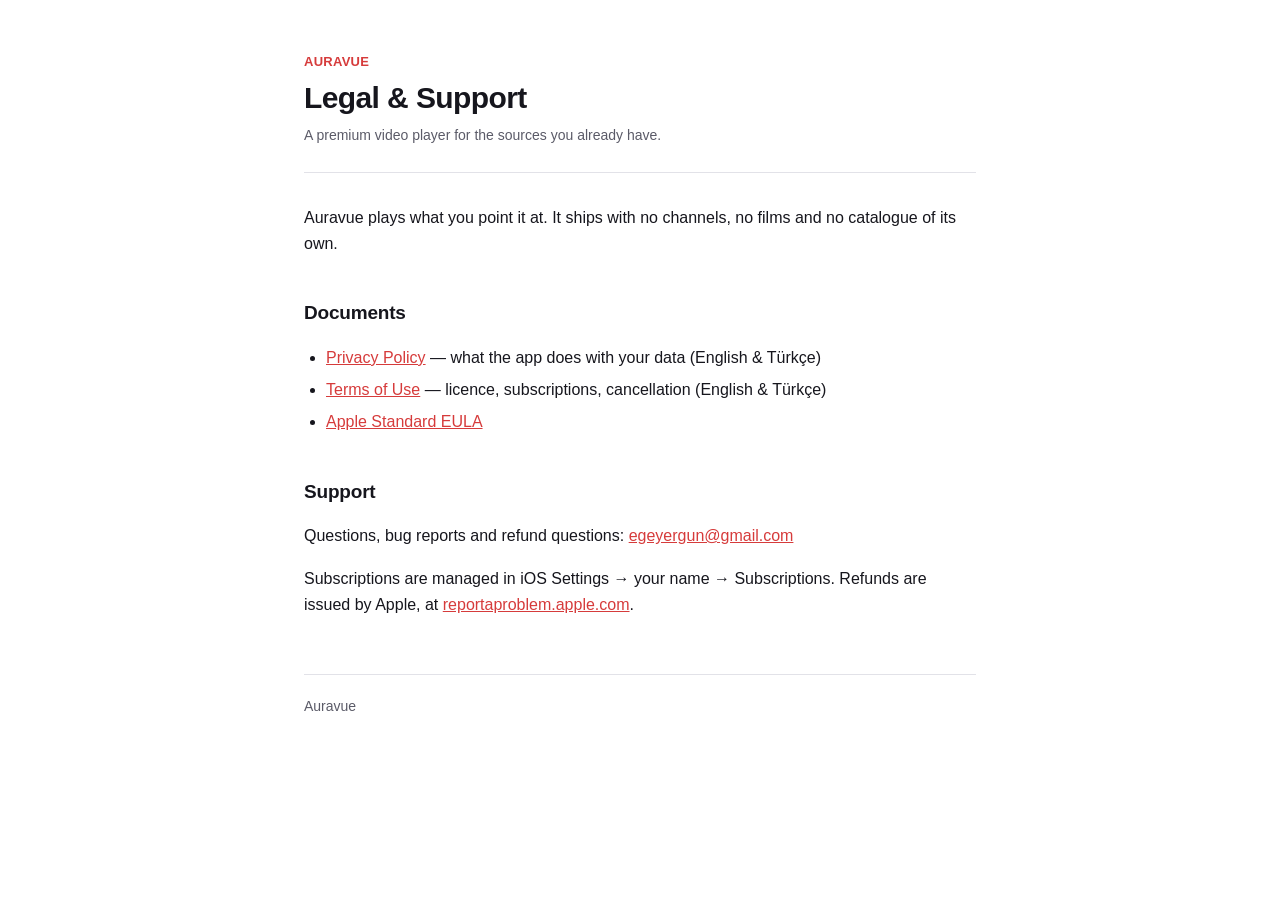
<file: index.html>
<!doctype html>
<html lang="en">
<head>
<meta charset="utf-8">
<meta name="viewport" content="width=device-width, initial-scale=1">
<title>Auravue — Legal &amp; Support</title>
<link rel="stylesheet" href="style.css">
</head>
<body>
<main>
<header>
  <span class="mark">Auravue</span>
  <h1>Legal &amp; Support</h1>
  <p class="updated">A premium video player for the sources you already have.</p>
</header>

<p>Auravue plays what you point it at. It ships with no channels, no films and
no catalogue of its own.</p>

<h2>Documents</h2>
<ul>
  <li><a href="privacy.html">Privacy Policy</a> — what the app does with your data (English &amp; Türkçe)</li>
  <li><a href="terms.html">Terms of Use</a> — licence, subscriptions, cancellation (English &amp; Türkçe)</li>
  <li><a href="https://www.apple.com/legal/internet-services/itunes/dev/stdeula/">Apple Standard EULA</a></li>
</ul>

<h2>Support</h2>
<p>Questions, bug reports and refund questions:
<a href="mailto:egeyergun@gmail.com">egeyergun@gmail.com</a></p>
<p>Subscriptions are managed in iOS Settings → your name → Subscriptions.
Refunds are issued by Apple, at
<a href="https://reportaproblem.apple.com">reportaproblem.apple.com</a>.</p>

<footer>Auravue</footer>
</main>
</body>
</html>
</file>
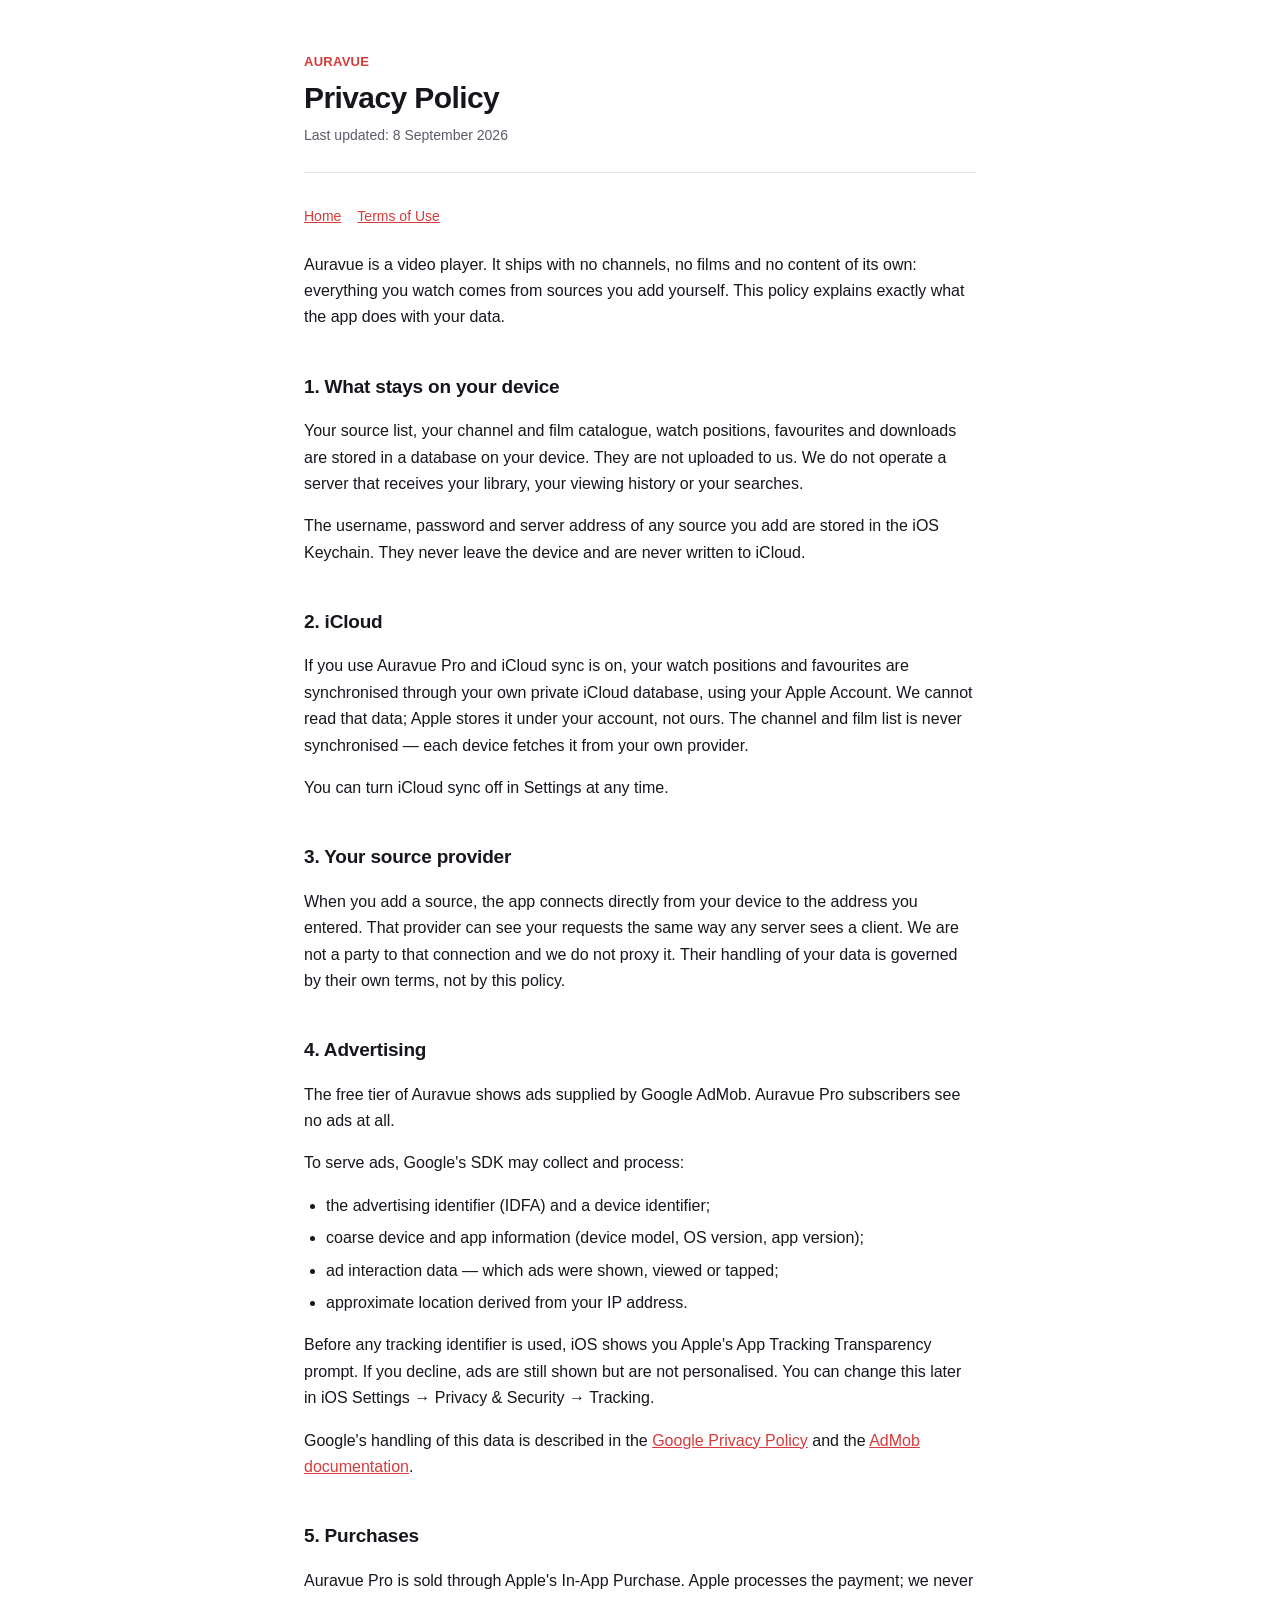
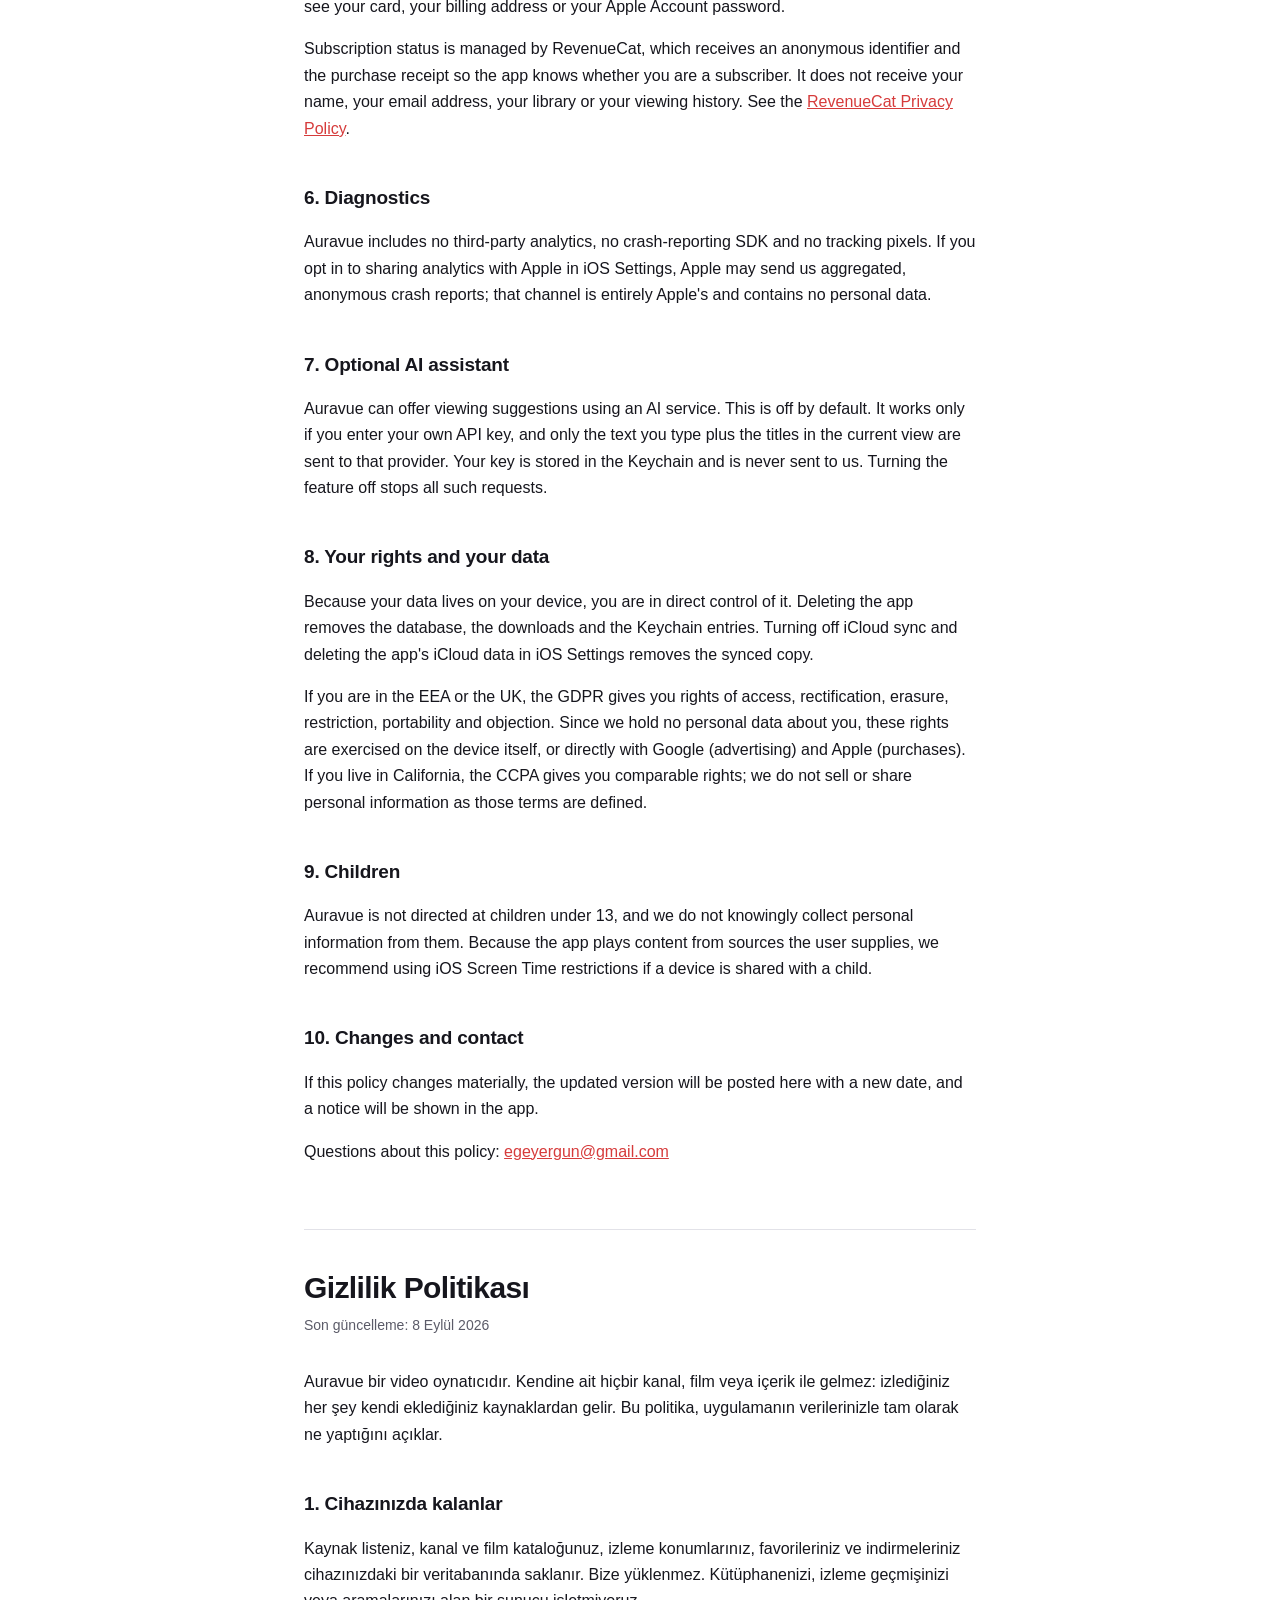
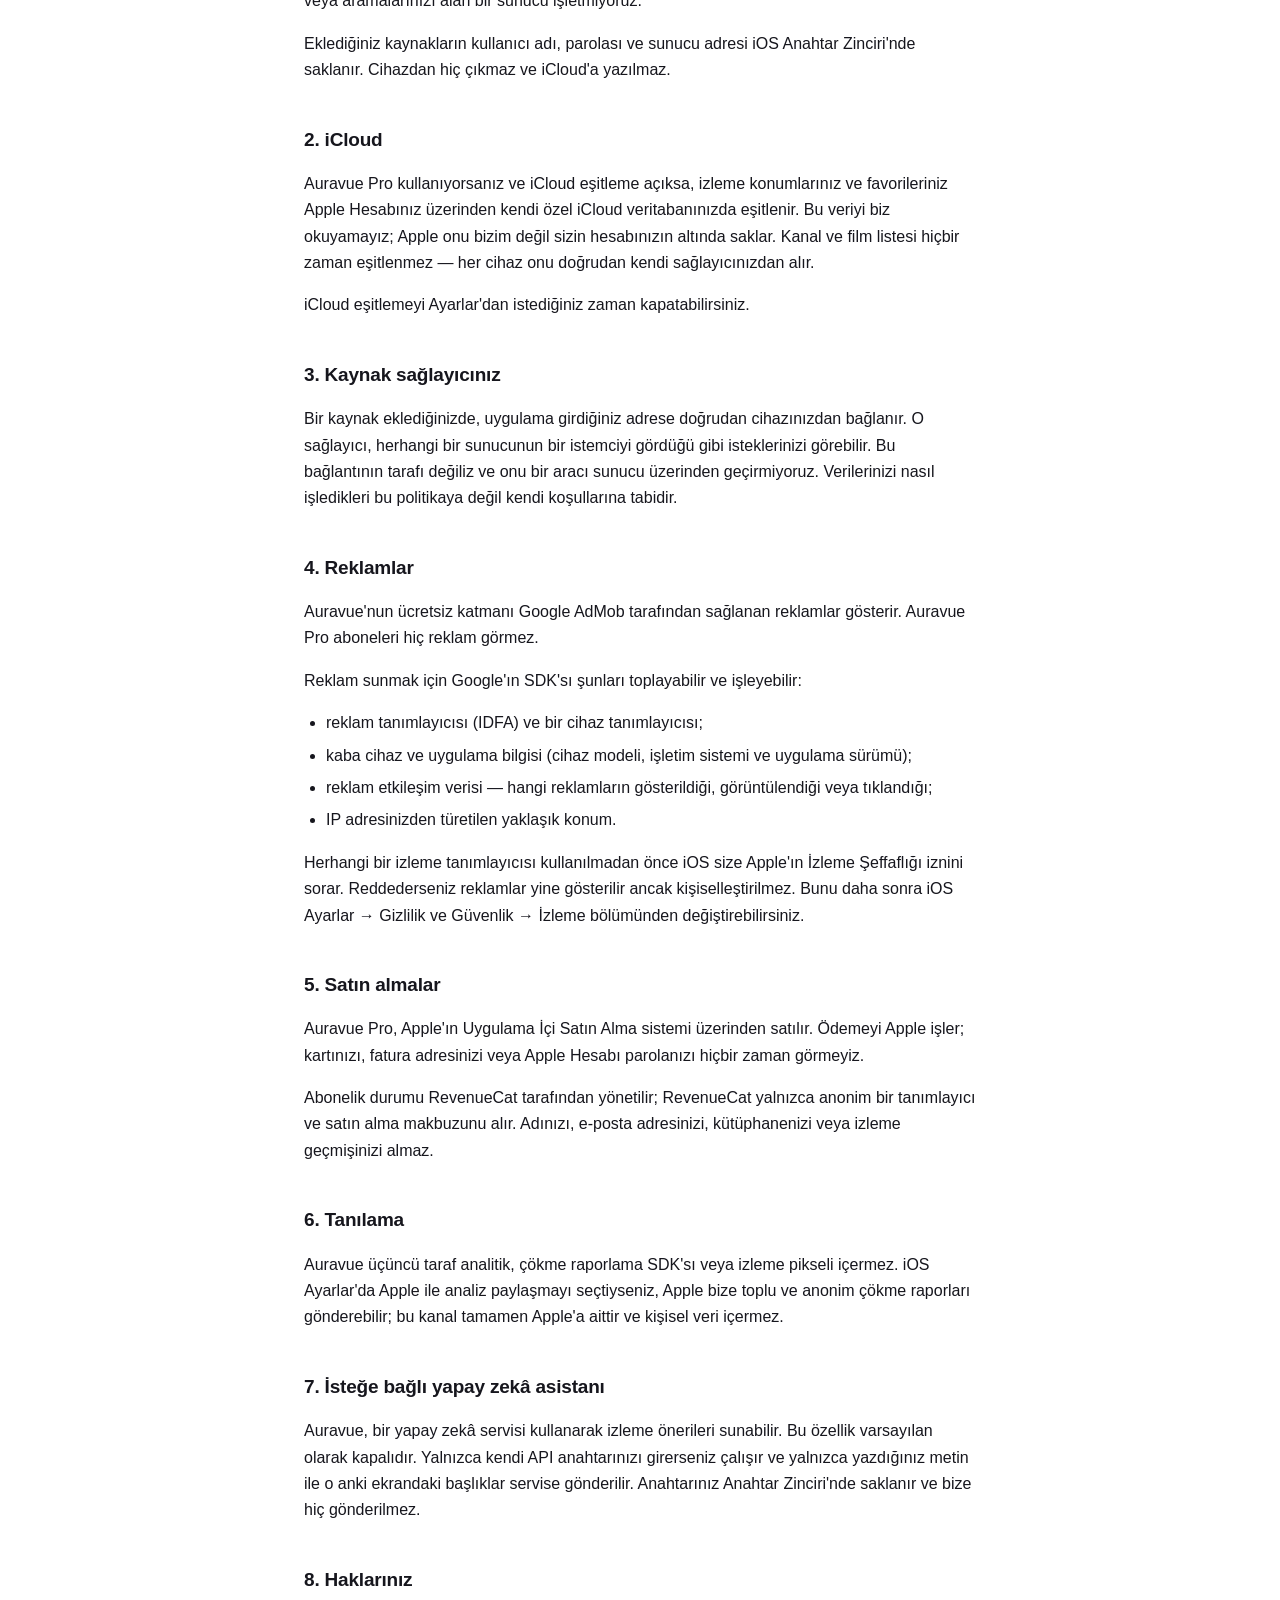
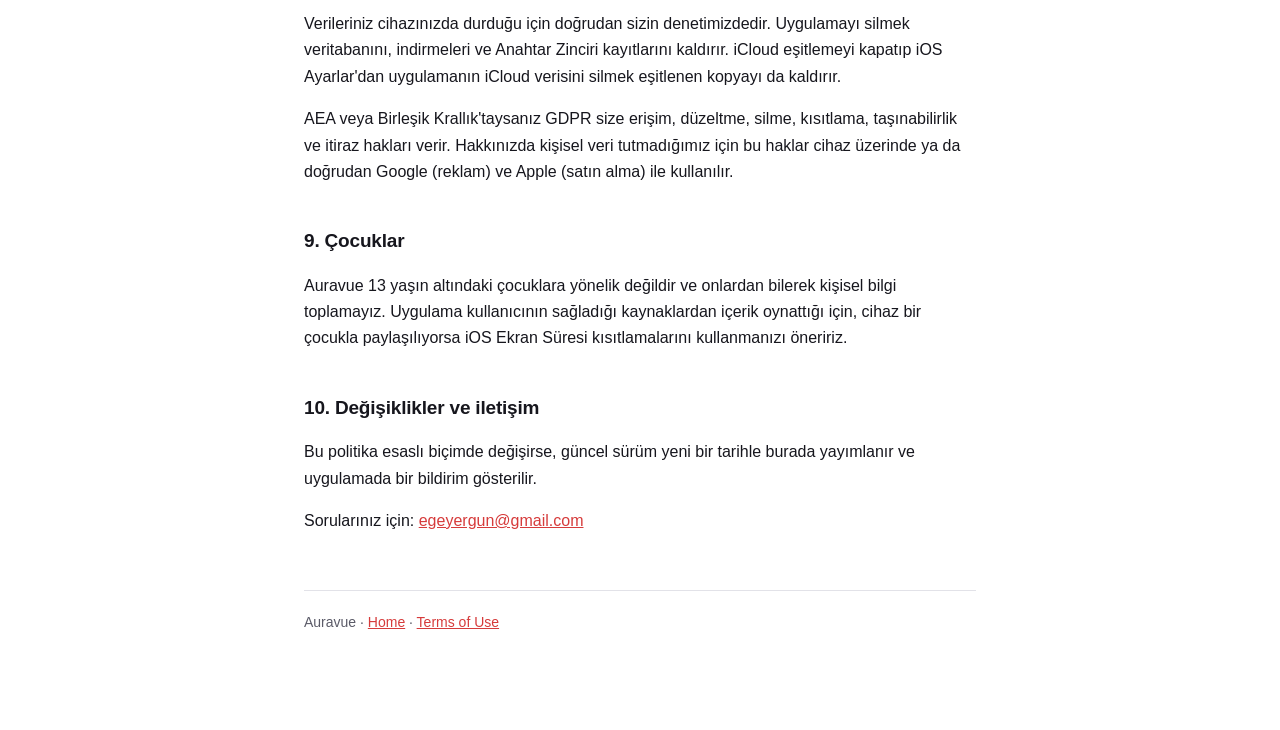
<file: privacy.html>
<!doctype html>
<html lang="en">
<head>
<meta charset="utf-8">
<meta name="viewport" content="width=device-width, initial-scale=1">
<title>Auravue — Privacy Policy</title>
<link rel="stylesheet" href="style.css">
</head>
<body>
<main>
<header>
  <span class="mark">Auravue</span>
  <h1>Privacy Policy</h1>
  <p class="updated">Last updated: 8 September 2026</p>
</header>

<p class="nav"><a href="index.html">Home</a><a href="terms.html">Terms of Use</a></p>

<p>Auravue is a video player. It ships with no channels, no films and no content
of its own: everything you watch comes from sources you add yourself. This
policy explains exactly what the app does with your data.</p>

<h2>1. What stays on your device</h2>
<p>Your source list, your channel and film catalogue, watch positions,
favourites and downloads are stored in a database on your device. They are not
uploaded to us. We do not operate a server that receives your library, your
viewing history or your searches.</p>
<p>The username, password and server address of any source you add are stored in
the iOS Keychain. They never leave the device and are never written to iCloud.</p>

<h2>2. iCloud</h2>
<p>If you use Auravue Pro and iCloud sync is on, your watch positions and
favourites are synchronised through your own private iCloud database, using your
Apple Account. We cannot read that data; Apple stores it under your account, not
ours. The channel and film list is never synchronised — each device fetches it
from your own provider.</p>
<p>You can turn iCloud sync off in Settings at any time.</p>

<h2>3. Your source provider</h2>
<p>When you add a source, the app connects directly from your device to the
address you entered. That provider can see your requests the same way any server
sees a client. We are not a party to that connection and we do not proxy it.
Their handling of your data is governed by their own terms, not by this policy.</p>

<h2>4. Advertising</h2>
<p>The free tier of Auravue shows ads supplied by Google AdMob. Auravue Pro
subscribers see no ads at all.</p>
<p>To serve ads, Google's SDK may collect and process:</p>
<ul>
  <li>the advertising identifier (IDFA) and a device identifier;</li>
  <li>coarse device and app information (device model, OS version, app version);</li>
  <li>ad interaction data — which ads were shown, viewed or tapped;</li>
  <li>approximate location derived from your IP address.</li>
</ul>
<p>Before any tracking identifier is used, iOS shows you Apple's App Tracking
Transparency prompt. If you decline, ads are still shown but are not
personalised. You can change this later in iOS Settings → Privacy &amp; Security
→ Tracking.</p>
<p>Google's handling of this data is described in the
<a href="https://policies.google.com/technologies/partner-sites">Google Privacy
Policy</a> and the
<a href="https://support.google.com/admob/answer/6128543">AdMob documentation</a>.</p>

<h2>5. Purchases</h2>
<p>Auravue Pro is sold through Apple's In-App Purchase. Apple processes the
payment; we never see your card, your billing address or your Apple Account
password.</p>
<p>Subscription status is managed by RevenueCat, which receives an anonymous
identifier and the purchase receipt so the app knows whether you are a
subscriber. It does not receive your name, your email address, your library or
your viewing history. See the
<a href="https://www.revenuecat.com/privacy">RevenueCat Privacy Policy</a>.</p>

<h2>6. Diagnostics</h2>
<p>Auravue includes no third-party analytics, no crash-reporting SDK and no
tracking pixels. If you opt in to sharing analytics with Apple in iOS Settings,
Apple may send us aggregated, anonymous crash reports; that channel is entirely
Apple's and contains no personal data.</p>

<h2>7. Optional AI assistant</h2>
<p>Auravue can offer viewing suggestions using an AI service. This is off by
default. It works only if you enter your own API key, and only the text you type
plus the titles in the current view are sent to that provider. Your key is
stored in the Keychain and is never sent to us. Turning the feature off stops
all such requests.</p>

<h2>8. Your rights and your data</h2>
<p>Because your data lives on your device, you are in direct control of it.
Deleting the app removes the database, the downloads and the Keychain entries.
Turning off iCloud sync and deleting the app's iCloud data in iOS Settings
removes the synced copy.</p>
<p>If you are in the EEA or the UK, the GDPR gives you rights of access,
rectification, erasure, restriction, portability and objection. Since we hold no
personal data about you, these rights are exercised on the device itself, or
directly with Google (advertising) and Apple (purchases). If you live in
California, the CCPA gives you comparable rights; we do not sell or share
personal information as those terms are defined.</p>

<h2>9. Children</h2>
<p>Auravue is not directed at children under 13, and we do not knowingly collect
personal information from them. Because the app plays content from sources the
user supplies, we recommend using iOS Screen Time restrictions if a device is
shared with a child.</p>

<h2>10. Changes and contact</h2>
<p>If this policy changes materially, the updated version will be posted here
with a new date, and a notice will be shown in the app.</p>
<p>Questions about this policy:
<a href="mailto:egeyergun@gmail.com">egeyergun@gmail.com</a></p>

<hr class="lang-divider">

<header style="border:0;margin-top:40px;padding:0">
  <h1>Gizlilik Politikası</h1>
  <p class="updated">Son güncelleme: 8 Eylül 2026</p>
</header>

<p>Auravue bir video oynatıcıdır. Kendine ait hiçbir kanal, film veya içerik ile
gelmez: izlediğiniz her şey kendi eklediğiniz kaynaklardan gelir. Bu politika,
uygulamanın verilerinizle tam olarak ne yaptığını açıklar.</p>

<h2>1. Cihazınızda kalanlar</h2>
<p>Kaynak listeniz, kanal ve film kataloğunuz, izleme konumlarınız, favorileriniz
ve indirmeleriniz cihazınızdaki bir veritabanında saklanır. Bize yüklenmez.
Kütüphanenizi, izleme geçmişinizi veya aramalarınızı alan bir sunucu
işletmiyoruz.</p>
<p>Eklediğiniz kaynakların kullanıcı adı, parolası ve sunucu adresi iOS
Anahtar Zinciri'nde saklanır. Cihazdan hiç çıkmaz ve iCloud'a yazılmaz.</p>

<h2>2. iCloud</h2>
<p>Auravue Pro kullanıyorsanız ve iCloud eşitleme açıksa, izleme konumlarınız ve
favorileriniz Apple Hesabınız üzerinden kendi özel iCloud veritabanınızda
eşitlenir. Bu veriyi biz okuyamayız; Apple onu bizim değil sizin hesabınızın
altında saklar. Kanal ve film listesi hiçbir zaman eşitlenmez — her cihaz onu
doğrudan kendi sağlayıcınızdan alır.</p>
<p>iCloud eşitlemeyi Ayarlar'dan istediğiniz zaman kapatabilirsiniz.</p>

<h2>3. Kaynak sağlayıcınız</h2>
<p>Bir kaynak eklediğinizde, uygulama girdiğiniz adrese doğrudan cihazınızdan
bağlanır. O sağlayıcı, herhangi bir sunucunun bir istemciyi gördüğü gibi
isteklerinizi görebilir. Bu bağlantının tarafı değiliz ve onu bir aracı sunucu
üzerinden geçirmiyoruz. Verilerinizi nasıl işledikleri bu politikaya değil kendi
koşullarına tabidir.</p>

<h2>4. Reklamlar</h2>
<p>Auravue'nun ücretsiz katmanı Google AdMob tarafından sağlanan reklamlar
gösterir. Auravue Pro aboneleri hiç reklam görmez.</p>
<p>Reklam sunmak için Google'ın SDK'sı şunları toplayabilir ve işleyebilir:</p>
<ul>
  <li>reklam tanımlayıcısı (IDFA) ve bir cihaz tanımlayıcısı;</li>
  <li>kaba cihaz ve uygulama bilgisi (cihaz modeli, işletim sistemi ve uygulama sürümü);</li>
  <li>reklam etkileşim verisi — hangi reklamların gösterildiği, görüntülendiği veya tıklandığı;</li>
  <li>IP adresinizden türetilen yaklaşık konum.</li>
</ul>
<p>Herhangi bir izleme tanımlayıcısı kullanılmadan önce iOS size Apple'ın
İzleme Şeffaflığı iznini sorar. Reddederseniz reklamlar yine gösterilir ancak
kişiselleştirilmez. Bunu daha sonra iOS Ayarlar → Gizlilik ve Güvenlik → İzleme
bölümünden değiştirebilirsiniz.</p>

<h2>5. Satın almalar</h2>
<p>Auravue Pro, Apple'ın Uygulama İçi Satın Alma sistemi üzerinden satılır.
Ödemeyi Apple işler; kartınızı, fatura adresinizi veya Apple Hesabı parolanızı
hiçbir zaman görmeyiz.</p>
<p>Abonelik durumu RevenueCat tarafından yönetilir; RevenueCat yalnızca anonim
bir tanımlayıcı ve satın alma makbuzunu alır. Adınızı, e-posta adresinizi,
kütüphanenizi veya izleme geçmişinizi almaz.</p>

<h2>6. Tanılama</h2>
<p>Auravue üçüncü taraf analitik, çökme raporlama SDK'sı veya izleme pikseli
içermez. iOS Ayarlar'da Apple ile analiz paylaşmayı seçtiyseniz, Apple bize
toplu ve anonim çökme raporları gönderebilir; bu kanal tamamen Apple'a aittir ve
kişisel veri içermez.</p>

<h2>7. İsteğe bağlı yapay zekâ asistanı</h2>
<p>Auravue, bir yapay zekâ servisi kullanarak izleme önerileri sunabilir. Bu
özellik varsayılan olarak kapalıdır. Yalnızca kendi API anahtarınızı girerseniz
çalışır ve yalnızca yazdığınız metin ile o anki ekrandaki başlıklar servise
gönderilir. Anahtarınız Anahtar Zinciri'nde saklanır ve bize hiç gönderilmez.</p>

<h2>8. Haklarınız</h2>
<p>Verileriniz cihazınızda durduğu için doğrudan sizin denetimizdedir.
Uygulamayı silmek veritabanını, indirmeleri ve Anahtar Zinciri kayıtlarını
kaldırır. iCloud eşitlemeyi kapatıp iOS Ayarlar'dan uygulamanın iCloud verisini
silmek eşitlenen kopyayı da kaldırır.</p>
<p>AEA veya Birleşik Krallık'taysanız GDPR size erişim, düzeltme, silme,
kısıtlama, taşınabilirlik ve itiraz hakları verir. Hakkınızda kişisel veri
tutmadığımız için bu haklar cihaz üzerinde ya da doğrudan Google (reklam) ve
Apple (satın alma) ile kullanılır.</p>

<h2>9. Çocuklar</h2>
<p>Auravue 13 yaşın altındaki çocuklara yönelik değildir ve onlardan bilerek
kişisel bilgi toplamayız. Uygulama kullanıcının sağladığı kaynaklardan içerik
oynattığı için, cihaz bir çocukla paylaşılıyorsa iOS Ekran Süresi
kısıtlamalarını kullanmanızı öneririz.</p>

<h2>10. Değişiklikler ve iletişim</h2>
<p>Bu politika esaslı biçimde değişirse, güncel sürüm yeni bir tarihle burada
yayımlanır ve uygulamada bir bildirim gösterilir.</p>
<p>Sorularınız için:
<a href="mailto:egeyergun@gmail.com">egeyergun@gmail.com</a></p>

<footer>
  Auravue · <a href="index.html">Home</a> · <a href="terms.html">Terms of Use</a>
</footer>
</main>
</body>
</html>
</file>
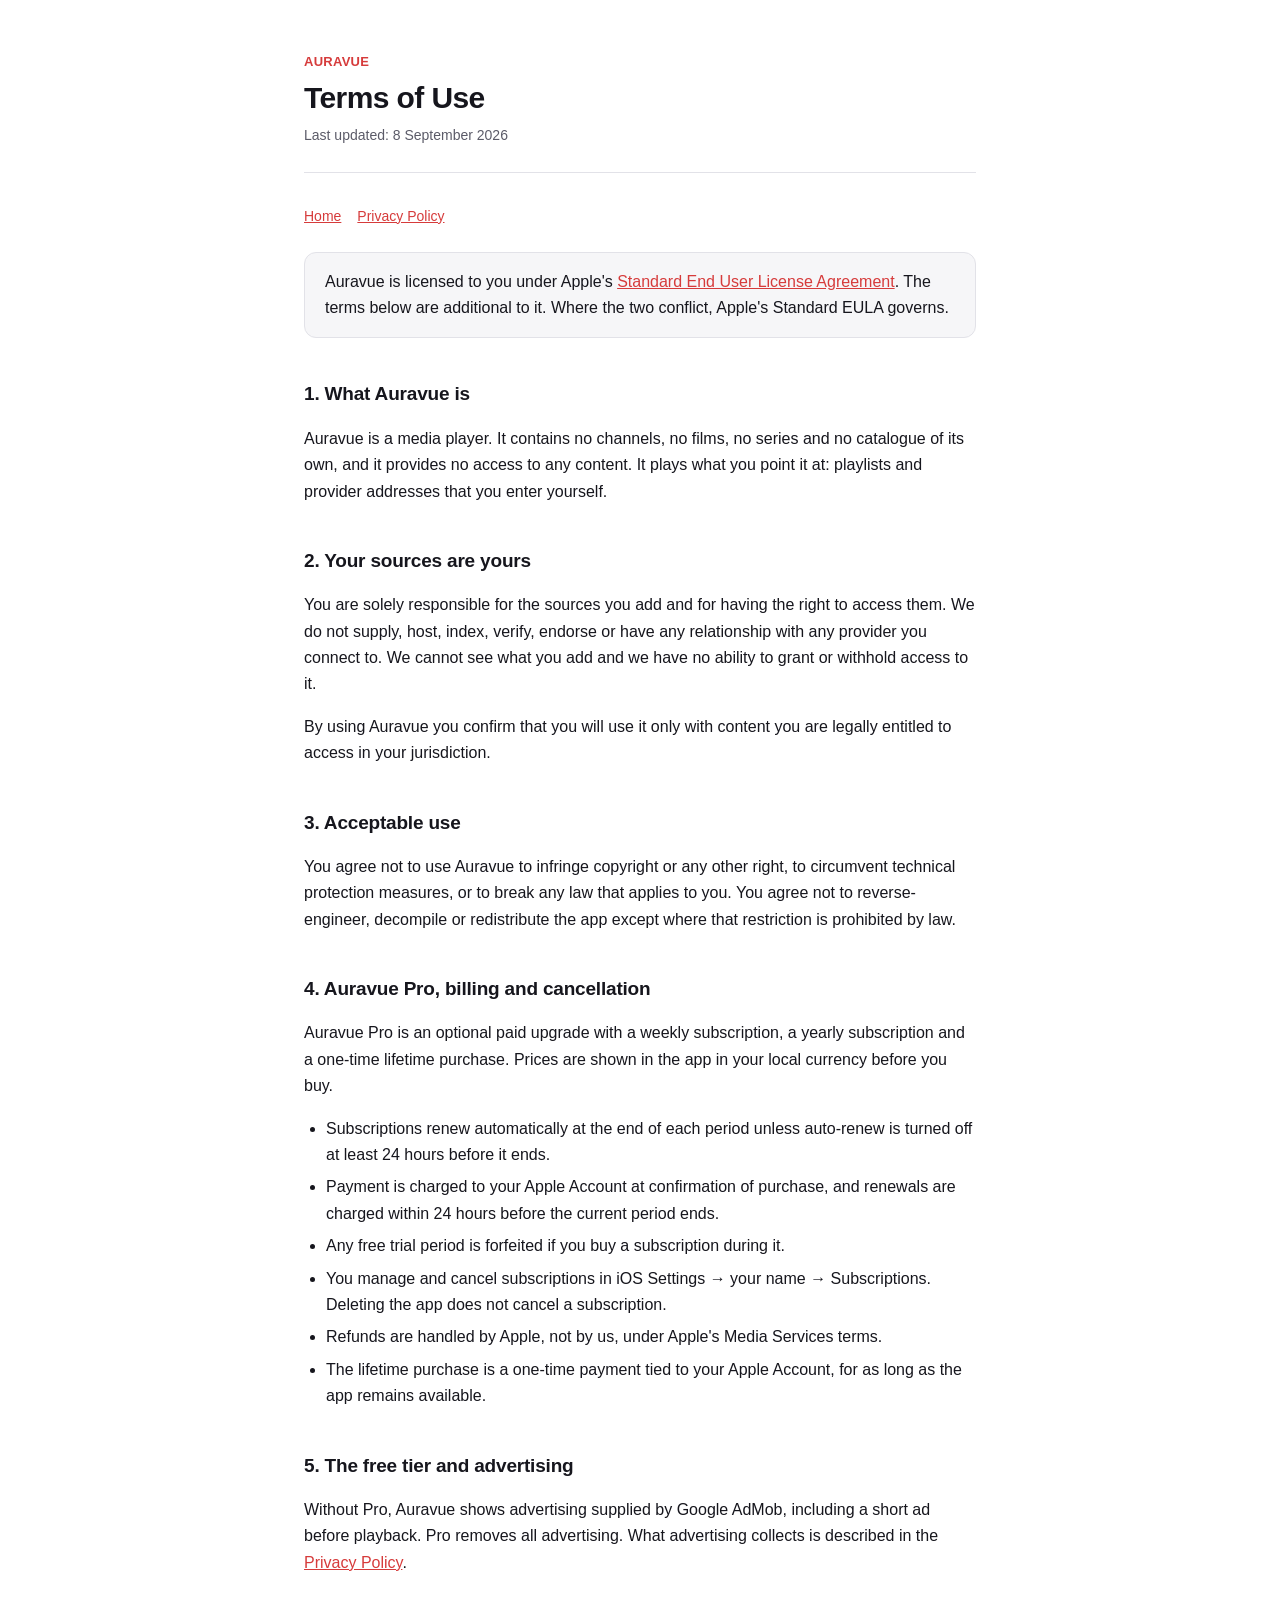
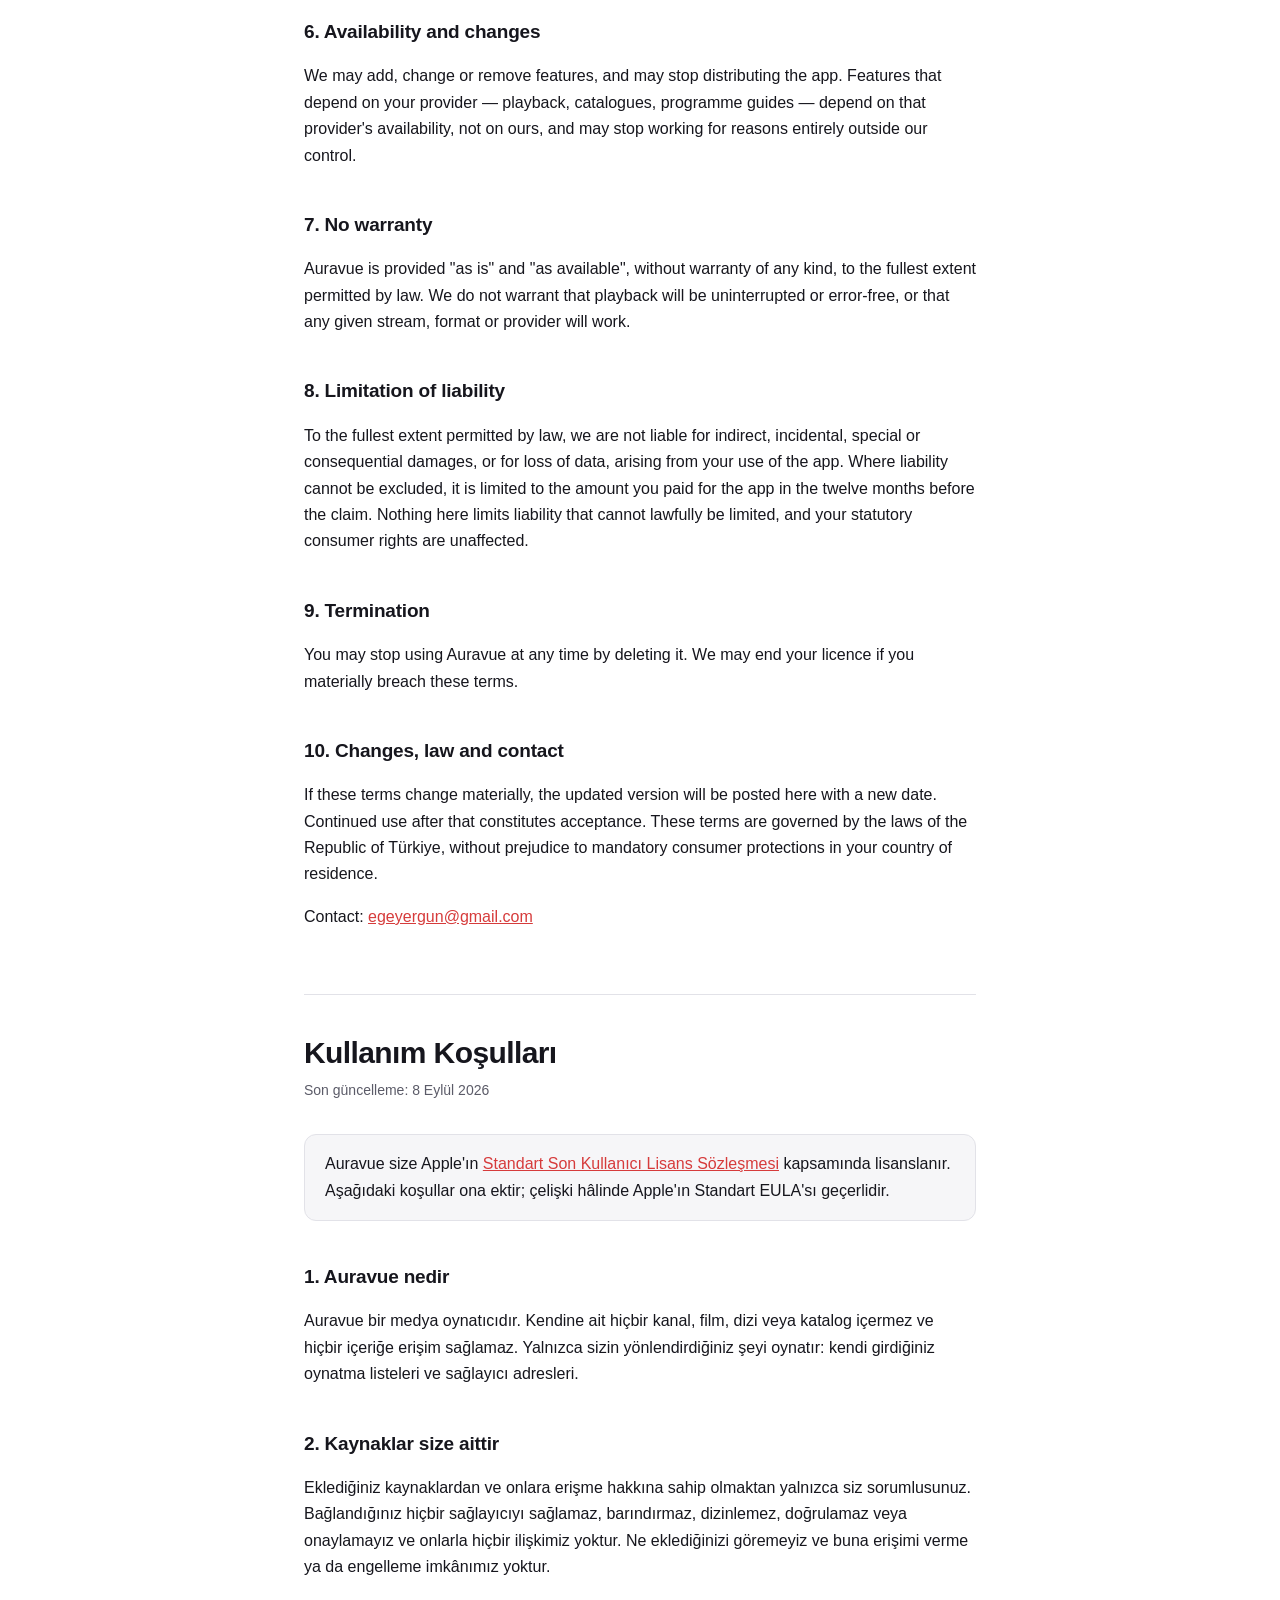
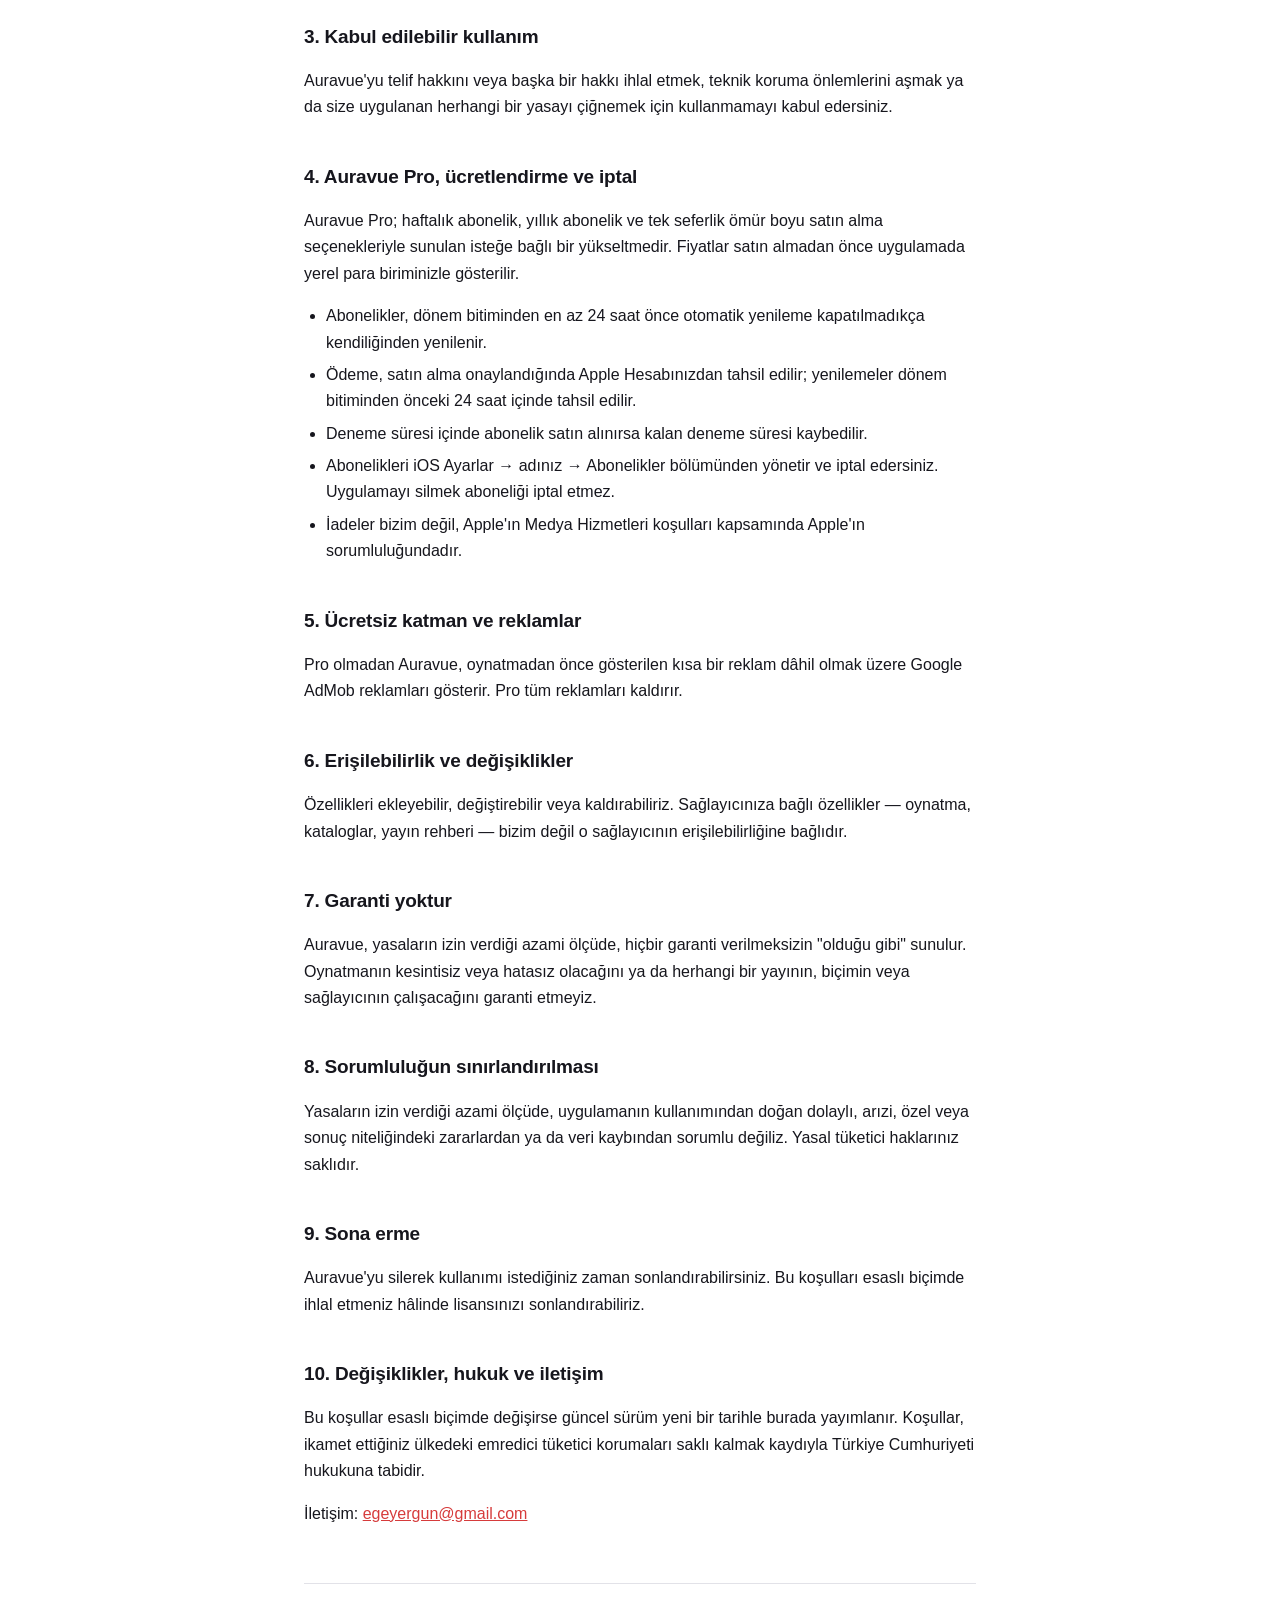
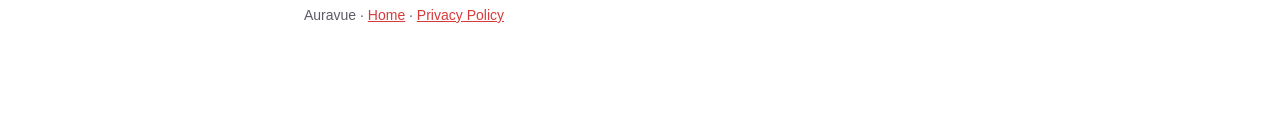
<file: terms.html>
<!doctype html>
<html lang="en">
<head>
<meta charset="utf-8">
<meta name="viewport" content="width=device-width, initial-scale=1">
<title>Auravue — Terms of Use</title>
<link rel="stylesheet" href="style.css">
</head>
<body>
<main>
<header>
  <span class="mark">Auravue</span>
  <h1>Terms of Use</h1>
  <p class="updated">Last updated: 8 September 2026</p>
</header>

<p class="nav"><a href="index.html">Home</a><a href="privacy.html">Privacy Policy</a></p>

<div class="card">
  <p style="margin:0">Auravue is licensed to you under Apple's
  <a href="https://www.apple.com/legal/internet-services/itunes/dev/stdeula/">Standard
  End User License Agreement</a>. The terms below are additional to it. Where the
  two conflict, Apple's Standard EULA governs.</p>
</div>

<h2>1. What Auravue is</h2>
<p>Auravue is a media player. It contains no channels, no films, no series and
no catalogue of its own, and it provides no access to any content. It plays what
you point it at: playlists and provider addresses that you enter yourself.</p>

<h2>2. Your sources are yours</h2>
<p>You are solely responsible for the sources you add and for having the right
to access them. We do not supply, host, index, verify, endorse or have any
relationship with any provider you connect to. We cannot see what you add and we
have no ability to grant or withhold access to it.</p>
<p>By using Auravue you confirm that you will use it only with content you are
legally entitled to access in your jurisdiction.</p>

<h2>3. Acceptable use</h2>
<p>You agree not to use Auravue to infringe copyright or any other right, to
circumvent technical protection measures, or to break any law that applies to
you. You agree not to reverse-engineer, decompile or redistribute the app except
where that restriction is prohibited by law.</p>

<h2>4. Auravue Pro, billing and cancellation</h2>
<p>Auravue Pro is an optional paid upgrade with a weekly subscription, a yearly
subscription and a one-time lifetime purchase. Prices are shown in the app in
your local currency before you buy.</p>
<ul>
  <li>Subscriptions renew automatically at the end of each period unless
  auto-renew is turned off at least 24 hours before it ends.</li>
  <li>Payment is charged to your Apple Account at confirmation of purchase, and
  renewals are charged within 24 hours before the current period ends.</li>
  <li>Any free trial period is forfeited if you buy a subscription during it.</li>
  <li>You manage and cancel subscriptions in iOS Settings → your name →
  Subscriptions. Deleting the app does not cancel a subscription.</li>
  <li>Refunds are handled by Apple, not by us, under Apple's Media Services
  terms.</li>
  <li>The lifetime purchase is a one-time payment tied to your Apple Account,
  for as long as the app remains available.</li>
</ul>

<h2>5. The free tier and advertising</h2>
<p>Without Pro, Auravue shows advertising supplied by Google AdMob, including a
short ad before playback. Pro removes all advertising. What advertising collects
is described in the <a href="privacy.html">Privacy Policy</a>.</p>

<h2>6. Availability and changes</h2>
<p>We may add, change or remove features, and may stop distributing the app.
Features that depend on your provider — playback, catalogues, programme guides —
depend on that provider's availability, not on ours, and may stop working for
reasons entirely outside our control.</p>

<h2>7. No warranty</h2>
<p>Auravue is provided "as is" and "as available", without warranty of any kind,
to the fullest extent permitted by law. We do not warrant that playback will be
uninterrupted or error-free, or that any given stream, format or provider will
work.</p>

<h2>8. Limitation of liability</h2>
<p>To the fullest extent permitted by law, we are not liable for indirect,
incidental, special or consequential damages, or for loss of data, arising from
your use of the app. Where liability cannot be excluded, it is limited to the
amount you paid for the app in the twelve months before the claim. Nothing here
limits liability that cannot lawfully be limited, and your statutory consumer
rights are unaffected.</p>

<h2>9. Termination</h2>
<p>You may stop using Auravue at any time by deleting it. We may end your
licence if you materially breach these terms.</p>

<h2>10. Changes, law and contact</h2>
<p>If these terms change materially, the updated version will be posted here
with a new date. Continued use after that constitutes acceptance. These terms
are governed by the laws of the Republic of Türkiye, without prejudice to
mandatory consumer protections in your country of residence.</p>
<p>Contact: <a href="mailto:egeyergun@gmail.com">egeyergun@gmail.com</a></p>

<hr class="lang-divider">

<header style="border:0;margin-top:40px;padding:0">
  <h1>Kullanım Koşulları</h1>
  <p class="updated">Son güncelleme: 8 Eylül 2026</p>
</header>

<div class="card">
  <p style="margin:0">Auravue size Apple'ın
  <a href="https://www.apple.com/legal/internet-services/itunes/dev/stdeula/">Standart
  Son Kullanıcı Lisans Sözleşmesi</a> kapsamında lisanslanır. Aşağıdaki koşullar
  ona ektir; çelişki hâlinde Apple'ın Standart EULA'sı geçerlidir.</p>
</div>

<h2>1. Auravue nedir</h2>
<p>Auravue bir medya oynatıcıdır. Kendine ait hiçbir kanal, film, dizi veya
katalog içermez ve hiçbir içeriğe erişim sağlamaz. Yalnızca sizin
yönlendirdiğiniz şeyi oynatır: kendi girdiğiniz oynatma listeleri ve sağlayıcı
adresleri.</p>

<h2>2. Kaynaklar size aittir</h2>
<p>Eklediğiniz kaynaklardan ve onlara erişme hakkına sahip olmaktan yalnızca siz
sorumlusunuz. Bağlandığınız hiçbir sağlayıcıyı sağlamaz, barındırmaz,
dizinlemez, doğrulamaz veya onaylamayız ve onlarla hiçbir ilişkimiz yoktur.
Ne eklediğinizi göremeyiz ve buna erişimi verme ya da engelleme imkânımız
yoktur.</p>

<h2>3. Kabul edilebilir kullanım</h2>
<p>Auravue'yu telif hakkını veya başka bir hakkı ihlal etmek, teknik koruma
önlemlerini aşmak ya da size uygulanan herhangi bir yasayı çiğnemek için
kullanmamayı kabul edersiniz.</p>

<h2>4. Auravue Pro, ücretlendirme ve iptal</h2>
<p>Auravue Pro; haftalık abonelik, yıllık abonelik ve tek seferlik ömür boyu
satın alma seçenekleriyle sunulan isteğe bağlı bir yükseltmedir. Fiyatlar satın
almadan önce uygulamada yerel para biriminizle gösterilir.</p>
<ul>
  <li>Abonelikler, dönem bitiminden en az 24 saat önce otomatik yenileme
  kapatılmadıkça kendiliğinden yenilenir.</li>
  <li>Ödeme, satın alma onaylandığında Apple Hesabınızdan tahsil edilir;
  yenilemeler dönem bitiminden önceki 24 saat içinde tahsil edilir.</li>
  <li>Deneme süresi içinde abonelik satın alınırsa kalan deneme süresi
  kaybedilir.</li>
  <li>Abonelikleri iOS Ayarlar → adınız → Abonelikler bölümünden yönetir ve
  iptal edersiniz. Uygulamayı silmek aboneliği iptal etmez.</li>
  <li>İadeler bizim değil, Apple'ın Medya Hizmetleri koşulları kapsamında
  Apple'ın sorumluluğundadır.</li>
</ul>

<h2>5. Ücretsiz katman ve reklamlar</h2>
<p>Pro olmadan Auravue, oynatmadan önce gösterilen kısa bir reklam dâhil olmak
üzere Google AdMob reklamları gösterir. Pro tüm reklamları kaldırır.</p>

<h2>6. Erişilebilirlik ve değişiklikler</h2>
<p>Özellikleri ekleyebilir, değiştirebilir veya kaldırabiliriz. Sağlayıcınıza
bağlı özellikler — oynatma, kataloglar, yayın rehberi — bizim değil o
sağlayıcının erişilebilirliğine bağlıdır.</p>

<h2>7. Garanti yoktur</h2>
<p>Auravue, yasaların izin verdiği azami ölçüde, hiçbir garanti verilmeksizin
"olduğu gibi" sunulur. Oynatmanın kesintisiz veya hatasız olacağını ya da
herhangi bir yayının, biçimin veya sağlayıcının çalışacağını garanti etmeyiz.</p>

<h2>8. Sorumluluğun sınırlandırılması</h2>
<p>Yasaların izin verdiği azami ölçüde, uygulamanın kullanımından doğan dolaylı,
arızi, özel veya sonuç niteliğindeki zararlardan ya da veri kaybından sorumlu
değiliz. Yasal tüketici haklarınız saklıdır.</p>

<h2>9. Sona erme</h2>
<p>Auravue'yu silerek kullanımı istediğiniz zaman sonlandırabilirsiniz. Bu
koşulları esaslı biçimde ihlal etmeniz hâlinde lisansınızı sonlandırabiliriz.</p>

<h2>10. Değişiklikler, hukuk ve iletişim</h2>
<p>Bu koşullar esaslı biçimde değişirse güncel sürüm yeni bir tarihle burada
yayımlanır. Koşullar, ikamet ettiğiniz ülkedeki emredici tüketici korumaları
saklı kalmak kaydıyla Türkiye Cumhuriyeti hukukuna tabidir.</p>
<p>İletişim: <a href="mailto:egeyergun@gmail.com">egeyergun@gmail.com</a></p>

<footer>
  Auravue · <a href="index.html">Home</a> · <a href="privacy.html">Privacy Policy</a>
</footer>
</main>
</body>
</html>
</file>
<file: style.css>
:root {
  color-scheme: light dark;
  --bg: #ffffff;
  --surface: #f6f6f8;
  --text: #16161d;
  --muted: #5b5b68;
  --rule: #e2e2e8;
  --accent: #d63b3b;
}

@media (prefers-color-scheme: dark) {
  :root {
    --bg: #060609;
    --surface: #16161d;
    --text: #f2f2f5;
    --muted: #9a9aa8;
    --rule: #26262f;
    --accent: #ff4d4d;
  }
}

* { box-sizing: border-box; }

body {
  margin: 0;
  background: var(--bg);
  color: var(--text);
  font: 16px/1.65 -apple-system, BlinkMacSystemFont, "Segoe UI", Roboto,
        Helvetica, Arial, sans-serif;
  -webkit-text-size-adjust: 100%;
}

main {
  max-width: 720px;
  margin: 0 auto;
  padding: 48px 24px 96px;
}

header {
  border-bottom: 1px solid var(--rule);
  padding-bottom: 24px;
  margin-bottom: 32px;
}

.mark {
  display: inline-block;
  font-weight: 700;
  letter-spacing: 0.02em;
  color: var(--accent);
  text-transform: uppercase;
  font-size: 13px;
  margin-bottom: 8px;
}

h1 { font-size: 30px; line-height: 1.2; margin: 0 0 8px; letter-spacing: -0.02em; }
h2 { font-size: 19px; margin: 40px 0 10px; letter-spacing: -0.01em; }
h3 { font-size: 16px; margin: 28px 0 8px; color: var(--muted); text-transform: uppercase; letter-spacing: 0.06em; }

p, li { color: var(--text); }
ul { padding-left: 22px; }
li { margin-bottom: 6px; }

.updated { color: var(--muted); font-size: 14px; margin: 0; }

a { color: var(--accent); }

.lang-divider {
  margin: 64px 0 0;
  border: 0;
  border-top: 1px solid var(--rule);
}

footer {
  margin-top: 56px;
  padding-top: 20px;
  border-top: 1px solid var(--rule);
  color: var(--muted);
  font-size: 14px;
}

.nav { margin-bottom: 24px; font-size: 14px; }
.nav a { margin-right: 16px; }

.card {
  background: var(--surface);
  border: 1px solid var(--rule);
  border-radius: 12px;
  padding: 16px 20px;
  margin: 24px 0;
}
</file>
